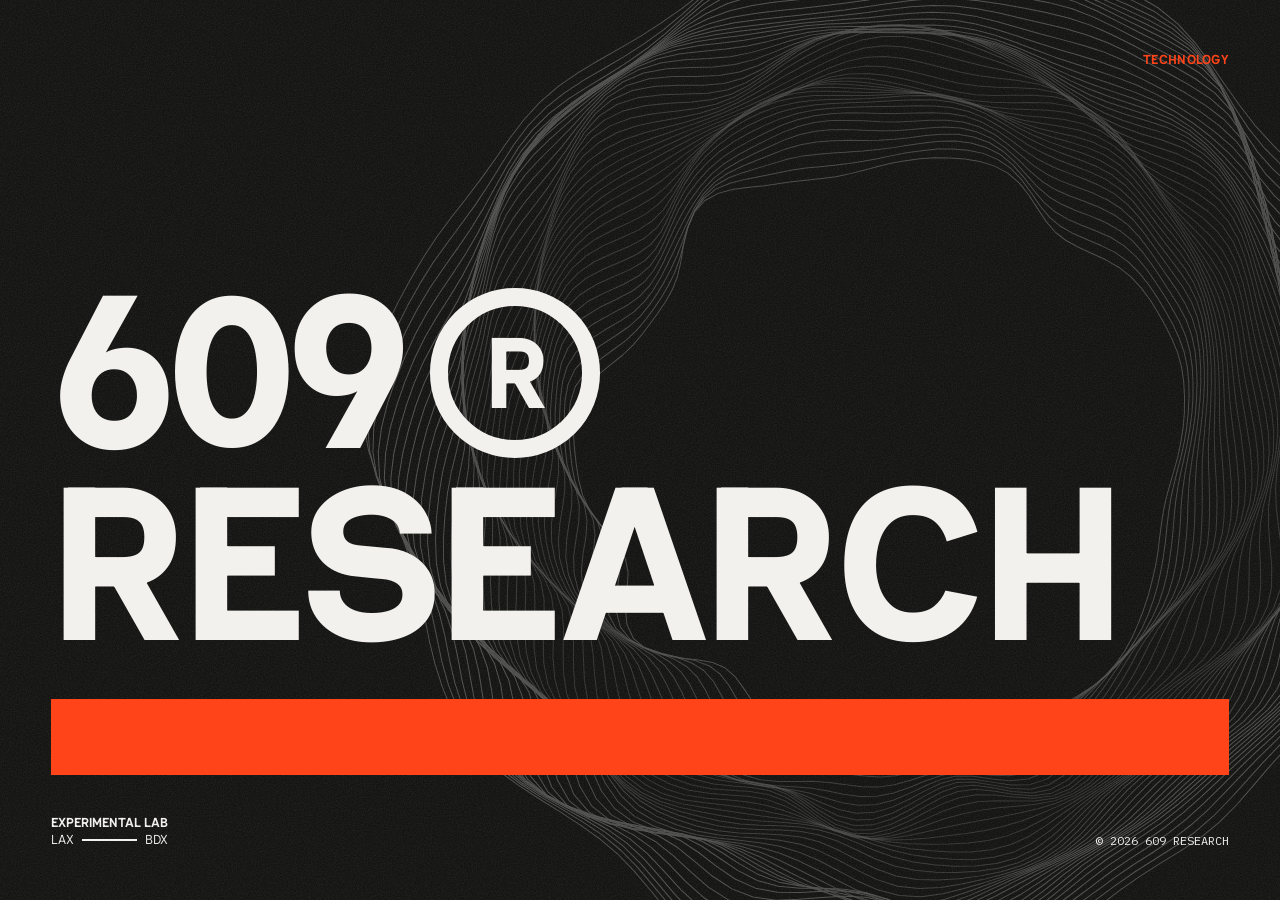
<file: index.html>
<!DOCTYPE html>
<html lang="en">
<head>
  <meta charset="utf-8">
  <meta name="viewport" content="width=device-width, initial-scale=1, viewport-fit=cover">
  <title>609 Research — Experimental Lab</title>
  <meta name="description" content="609 Research — Experimental Lab, LAX — BDX.">
  <meta name="theme-color" content="#181817">
  <meta property="og:title" content="609 Research — Experimental Lab">
  <meta property="og:description" content="Experimental Lab, LAX — BDX.">
  <link rel="icon" href="favicon.ico" sizes="16x16 32x32 48x48">
  <link rel="icon" href="assets/img/favicon-32.png" type="image/png" sizes="32x32">
  <link rel="apple-touch-icon" href="apple-touch-icon.png">
  <link rel="preload" href="assets/fonts/haskoy.ttf" as="font" type="font/ttf" crossorigin>
  <link rel="stylesheet" href="assets/css/style.css?v=2026-11-11b">
</head>
<body>

  <main class="hero">
    <img class="hero-rings" src="assets/img/rings-paper.svg" alt="">

    <nav class="nav">
      <a class="nav-link" href="technology.html">Technology</a>
    </nav>

    <div class="hero-body">
      <h1 class="display"><span class="mark">609<span class="ring"><span>R</span></span></span> Research</h1>
      <div class="bar" aria-hidden="true"></div>
      <div class="index">
        <p><b>Experimental Lab</b><span class="route">LAX<span class="route-line" aria-label="to"></span>BDX</span></p>
        <p class="mono">© 2026 609 Research</p>
      </div>
    </div>
  </main>

</body>
</html>
</file>
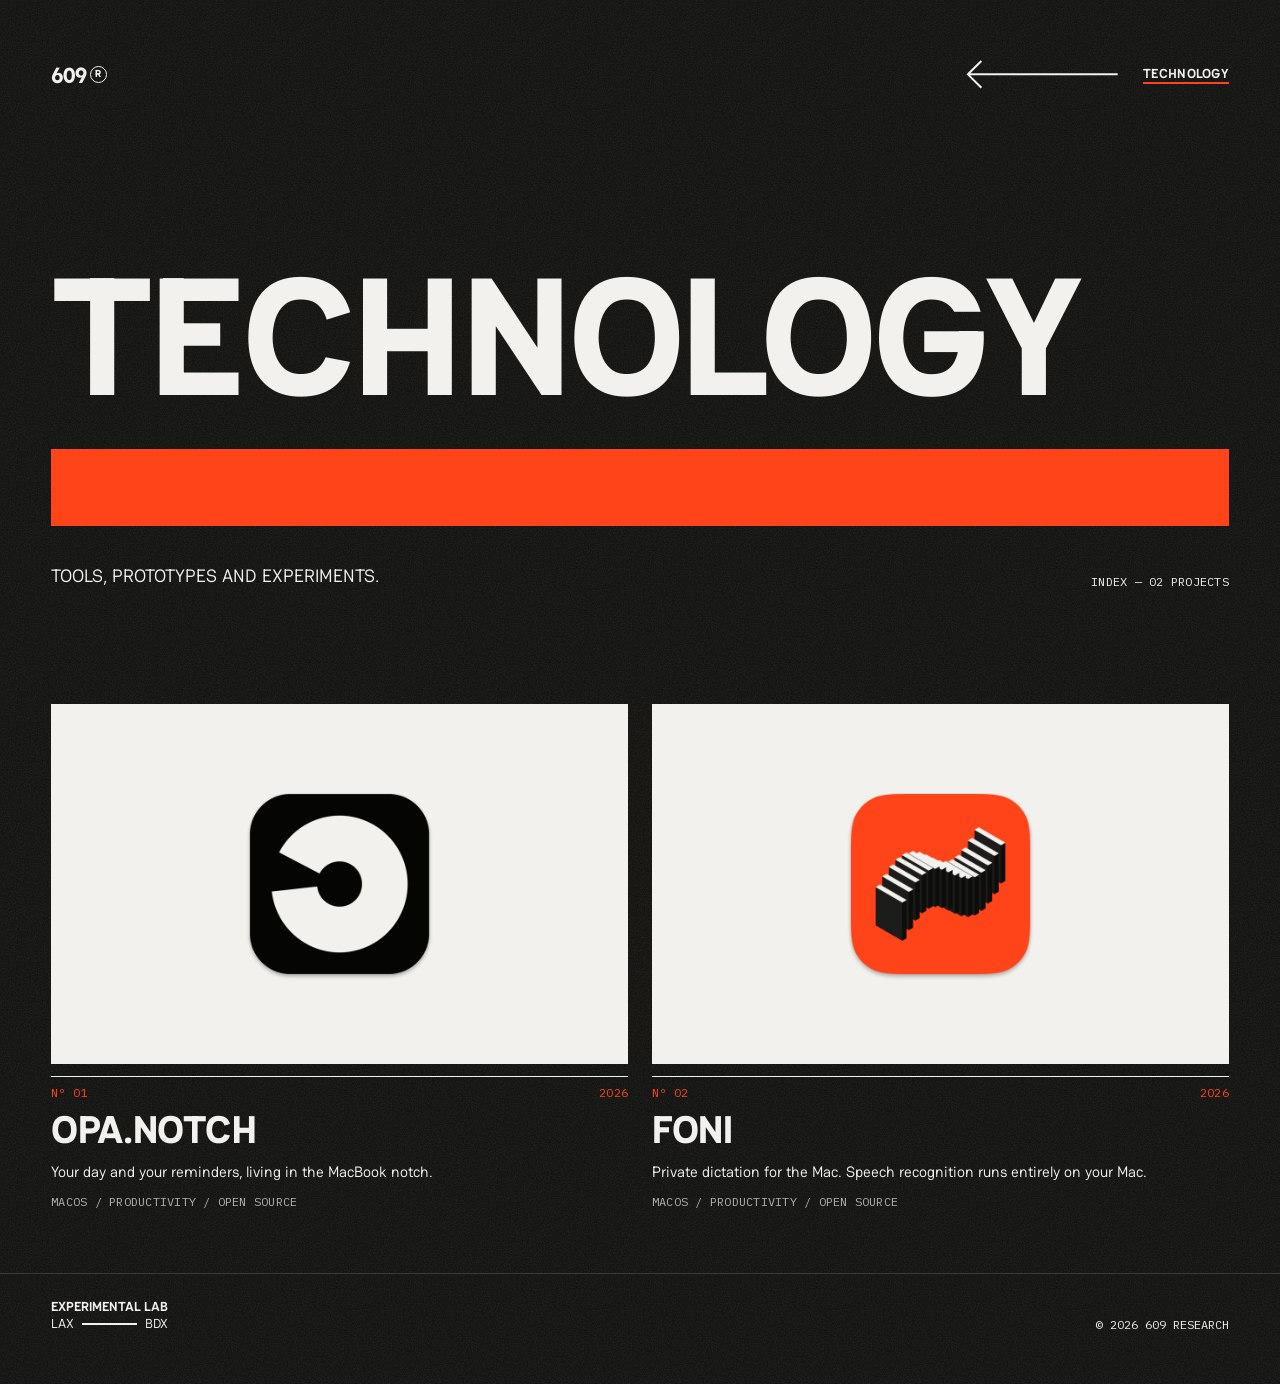
<file: technology.html>
<!DOCTYPE html>
<html lang="en">
<head>
  <meta charset="utf-8">
  <meta name="viewport" content="width=device-width, initial-scale=1, viewport-fit=cover">
  <title>Technology — 609 Research</title>
  <meta name="description" content="Technology portfolio — selected projects from 609 Research, Experimental Lab, LAX — BDX.">
  <meta name="theme-color" content="#181817">
  <meta property="og:title" content="Technology — 609 Research">
  <meta property="og:description" content="Selected projects from the lab.">
  <link rel="icon" href="favicon.ico" sizes="16x16 32x32 48x48">
  <link rel="icon" href="assets/img/favicon-32.png" type="image/png" sizes="32x32">
  <link rel="apple-touch-icon" href="apple-touch-icon.png">
  <link rel="preload" href="assets/fonts/haskoy.ttf" as="font" type="font/ttf" crossorigin>
  <link rel="stylesheet" href="assets/css/style.css?v=2026-11-11b">
</head>
<body class="page">

  <header class="page-head">
    <nav class="nav">
      <a class="mark nav-home" href="./" aria-label="609 Research, home">609<span class="ring"><span>R</span></span></a>
      <a class="back" href="./" aria-label="Back to home">
        <svg viewBox="0 0 80 16" aria-hidden="true"><path d="M8 1 L1 8 L8 15 M1 8 H79"/></svg>
      </a>
      <a class="nav-link" href="technology.html" aria-current="page">Technology</a>
    </nav>

    <h1 class="page-title">Technology</h1>
    <div class="bar" aria-hidden="true"></div>
    <div class="page-intro">
      <p class="lede">Tools, prototypes and experiments.</p>
      <p class="mono">Index — 02 projects</p>
    </div>
  </header>

  <main class="projects">
    <!--
      One <article> per project. Copy a block to add one, then update the count in .page-intro.
      Without an image, put the number in .project-media instead: <span>02</span>
    -->
    <article class="project">
      <a href="https://github.com/609-RESEARCH/opa.notch">
        <div class="project-media icon"><img src="assets/img/projects/opa-notch-icon.png" width="512" height="512" alt="opa.notch app icon"></div>
        <div class="project-meta mono"><span>Nº 01</span><span>2026</span></div>
        <h2 class="project-name">opa.notch</h2>
        <p class="project-desc">Your day and your reminders, living in the MacBook notch.</p>
        <p class="project-tags mono">macOS / Productivity / Open source</p>
      </a>
    </article>
    <article class="project">
      <a href="https://github.com/609-RESEARCH/foni">
        <div class="project-media icon"><img src="assets/img/projects/foni-icon.png" width="512" height="512" alt="foni app icon"></div>
        <div class="project-meta mono"><span>Nº 02</span><span>2026</span></div>
        <h2 class="project-name">foni</h2>
        <p class="project-desc">Private dictation for the Mac. Speech recognition runs entirely on your Mac.</p>
        <p class="project-tags mono">macOS / Productivity / Open source</p>
      </a>
    </article>
  </main>

  <footer class="index page-foot">
    <p><b>Experimental Lab</b><span class="route">LAX<span class="route-line" aria-label="to"></span>BDX</span></p>
    <p class="mono">© 2026 609 Research</p>
  </footer>

</body>
</html>
</file>
<file: assets/css/style.css>
/* 609 Research — Identity System 1.0 */

@font-face {
  font-family: 'Haskoy';
  src: url('../fonts/haskoy.ttf') format('truetype');
  font-weight: 100 900;
  font-display: swap;
}
@font-face {
  font-family: 'IBM Plex Mono';
  src: url('../fonts/ibm-plex-mono-400-latin.woff2') format('woff2');
  font-weight: 400;
  font-display: swap;
}

:root {
  --ink: #0D0D0C;
  --ink-grain: #181817; /* average of ink + 13% grain, what the eye (and Safari's bar tint) sees */
  --paper: #F2F1ED;
  --signal: #FF4419;
  --pad: clamp(16px, 4vw, 56px);
}

*, *::before, *::after { box-sizing: border-box; }
/* Grain lives on the canvas so it also fills overscroll and the area under mobile browser bars */
html {
  -webkit-text-size-adjust: 100%;
  background: var(--ink-grain) url('../img/grain.svg') 0 0 / 240px;
}
body {
  margin: 0;
  color: var(--paper);
  font-family: 'Haskoy', 'Helvetica Neue', Arial, sans-serif;
  -webkit-font-smoothing: antialiased;
  overflow-x: hidden;
}
h1, h2, p { margin: 0; }
a { color: inherit; text-decoration: none; }
a:focus-visible { outline: 2px solid var(--signal); outline-offset: 4px; }

/* Hero */
.hero {
  position: relative;
  isolation: isolate;
  overflow: hidden;
  min-height: 100vh;
  min-height: 100svh;
  padding: var(--pad);
  padding: max(var(--pad), env(safe-area-inset-top)) max(var(--pad), env(safe-area-inset-right)) max(var(--pad), env(safe-area-inset-bottom)) max(var(--pad), env(safe-area-inset-left));
  display: flex;
  flex-direction: column;
  justify-content: space-between;
  gap: 48px;
}
.hero-rings {
  position: absolute;
  right: -12vw;
  top: 50%;
  transform: translateY(-50%);
  width: min(90vw, 1100px);
  opacity: .28;
  pointer-events: none;
  z-index: -1;
  will-change: translate, rotate, scale;
  animation: float 24s ease-in-out infinite;
}
@media (max-width: 719px) {
  /* Centre at least half the ring's height (≈67.5vw) + 64px down, so the float never lifts its top off-screen */
  .hero-rings { top: max(34%, calc(67.5vw + 64px)); right: -42vw; width: 135vw; }
}

/* Slow drift: `translate`/`rotate`/`scale` stack on top of the centring transform */
@keyframes float {
  0%, 100% { translate: 0 0;          rotate: 0deg;  scale: 1; }
  25%      { translate: -1.5vw -2vh;  rotate: 4deg;  scale: 1.02; }
  50%      { translate: 1vw -3.5vh;   rotate: 8deg;  scale: 1; }
  75%      { translate: 2vw -1vh;     rotate: 3deg;  scale: .98; }
}
@media (prefers-reduced-motion: reduce) {
  .hero-rings { animation: none; }
}

.nav {
  display: flex;
  justify-content: flex-end;
  align-items: center;
  gap: 24px;
  font-size: 13px;
  text-transform: uppercase;
  letter-spacing: .02em;
}
.nav-link { color: var(--signal); font-weight: 700; transition: color .15s; }
.nav-link:hover { color: var(--paper); }
.nav-link[aria-current] { color: var(--paper); border-bottom: 2px solid var(--signal); }
.nav-home { margin-right: auto; font-size: 22px; font-weight: 800; letter-spacing: -.02em; line-height: 1; }

.hero-body { display: flex; flex-direction: column; gap: clamp(20px, 3vw, 40px); }

/* Stacked lockup: 609 + ring R / RESEARCH */
.display {
  font-weight: 800;
  font-size: clamp(52px, 17vw, 280px);
  line-height: .88;
  letter-spacing: -.02em;
  text-transform: uppercase;
}
.mark { display: flex; align-items: center; gap: .12em; }
.ring {
  display: inline-flex;
  align-items: center;
  justify-content: center;
  width: .78em;
  height: .78em;
  border: .085em solid currentColor;
  border-radius: 50%;
}
.ring span { font-size: .46em; line-height: 1; }

.bar { height: clamp(40px, 6vw, 88px); background: var(--signal); }

.index {
  display: flex;
  justify-content: space-between;
  align-items: flex-end;
  flex-wrap: wrap;
  gap: 16px;
  font-size: 13px;
  line-height: 1.35;
  text-transform: uppercase;
}
.index .mono {
  font-family: 'IBM Plex Mono', ui-monospace, Menlo, monospace;
  font-size: 12px;
  letter-spacing: 0;
  text-align: right;
}

/* Locations signature: LAX ——— BDX, spanning the width of the line above */
.route { display: flex; align-items: center; gap: .6em; }
.route-line {
  flex: 1;
  height: 2px;
  background: currentColor;
}

/* Inner pages */
.page {
  position: relative;
  isolation: isolate;
  min-height: 100vh;
  display: flex;
  flex-direction: column;
  padding: env(safe-area-inset-top) env(safe-area-inset-right) env(safe-area-inset-bottom) env(safe-area-inset-left);
}
.mono { font-family: 'IBM Plex Mono', ui-monospace, Menlo, monospace; font-size: 12px; letter-spacing: .02em; }

.page-head {
  padding: var(--pad);
  display: flex;
  flex-direction: column;
  gap: clamp(20px, 3vw, 40px);
}
.page-head .nav { margin-bottom: clamp(48px, 10vw, 160px); }

/* The line, turned left: shaft + open chevron (brand element), one mitred tip */
.back {
  display: flex;
  padding: 8px 0;
  color: var(--paper);
  transition: color .15s, translate .2s;
}
.back:hover { color: var(--signal); translate: -6px 0; }
.back svg {
  width: clamp(112px, 12vw, 176px);
  height: auto;
  overflow: visible;
}
.back path {
  fill: none;
  stroke: currentColor;
  stroke-width: 2px;
  stroke-linejoin: miter;
  vector-effect: non-scaling-stroke;
}
@media (prefers-reduced-motion: reduce) { .back { transition: color .15s; } .back:hover { translate: none; } }
.page-title {
  font-weight: 800;
  font-size: clamp(44px, 13vw, 220px);
  line-height: .88;
  letter-spacing: -.02em;
  text-transform: uppercase;
}
.page-intro {
  display: flex;
  justify-content: space-between;
  align-items: flex-end;
  flex-wrap: wrap;
  gap: 16px 24px;
  text-transform: uppercase;
}
.lede { font-size: clamp(15px, 1.4vw, 19px); line-height: 1.35; max-width: 30em; }

/* Project grid */
.projects {
  flex: 1;
  padding: clamp(32px, 5vw, 64px) var(--pad);
  display: grid;
  grid-template-columns: repeat(auto-fill, minmax(min(100%, 420px), 1fr));
  gap: clamp(40px, 5vw, 64px) clamp(16px, 2vw, 24px);
  align-content: start;
}
.project a { display: flex; flex-direction: column; gap: 12px; }
.project-media {
  aspect-ratio: 16 / 10;
  display: flex;
  align-items: center;
  justify-content: center;
  overflow: hidden;
  background: var(--signal);
  color: var(--ink);
}
.project:nth-child(3n+2) .project-media { background: var(--paper); }
.project:nth-child(3n+3) .project-media { background: var(--ink); color: var(--paper); outline: 1px solid #3a3a38; outline-offset: -1px; }
.project-media span { font-weight: 800; font-size: clamp(64px, 9vw, 140px); letter-spacing: -.02em; line-height: 1; }
.project-media img { width: 100%; height: 100%; object-fit: cover; }
/* App icons: centred on paper so a dark icon tile reads */
.project .project-media.icon { background: var(--paper); }
.project-media.icon img { width: auto; height: 62%; object-fit: contain; }
.project-meta {
  display: flex;
  justify-content: space-between;
  padding-top: 8px;
  border-top: 1px solid var(--paper);
  color: var(--signal);
}
.project-name {
  font-weight: 800;
  font-size: clamp(26px, 3vw, 40px);
  line-height: .95;
  letter-spacing: -.01em;
  text-transform: uppercase;
  transition: color .15s;
}
.project a:hover .project-name { color: var(--signal); }
.project-desc { font-size: 15px; line-height: 1.4; max-width: 34em; }
.project-tags { text-transform: uppercase; opacity: .7; }

.page-foot { padding: 24px var(--pad) var(--pad); border-top: 1px solid #3a3a38; }
</file>
